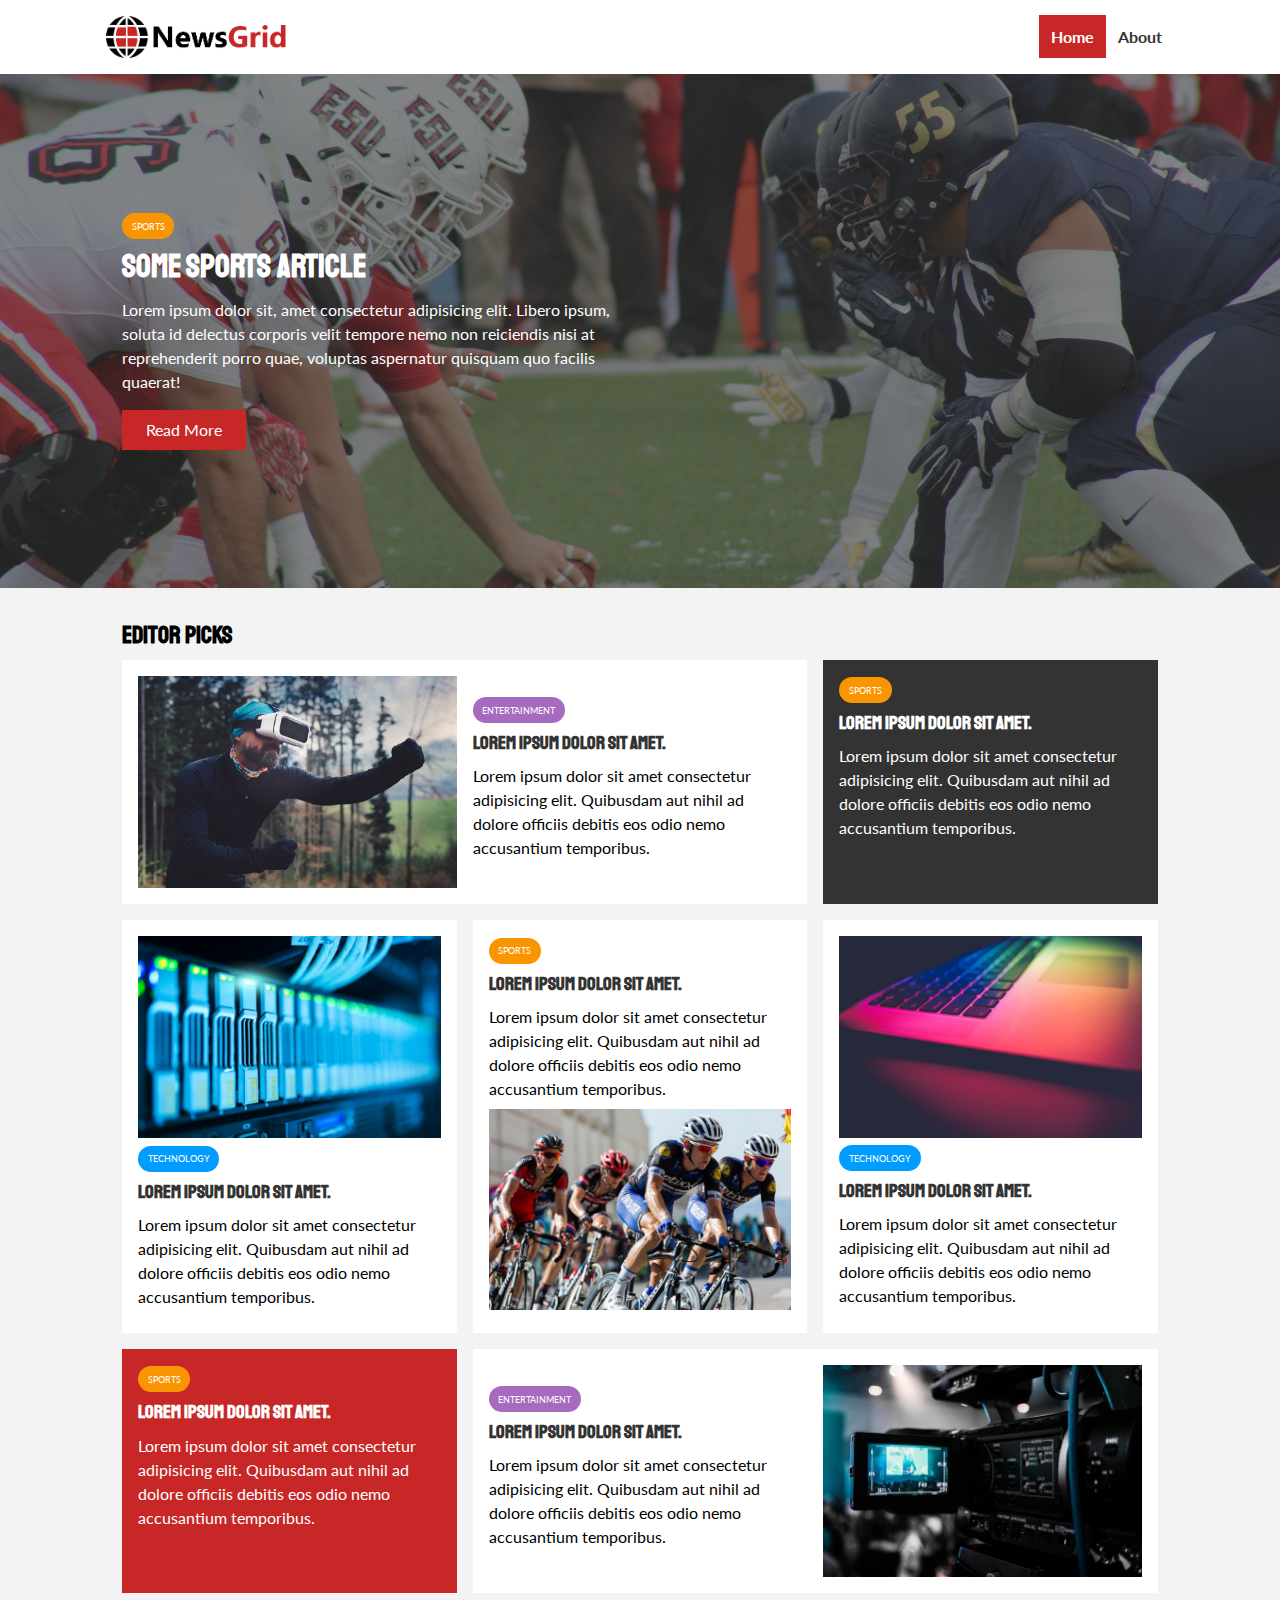
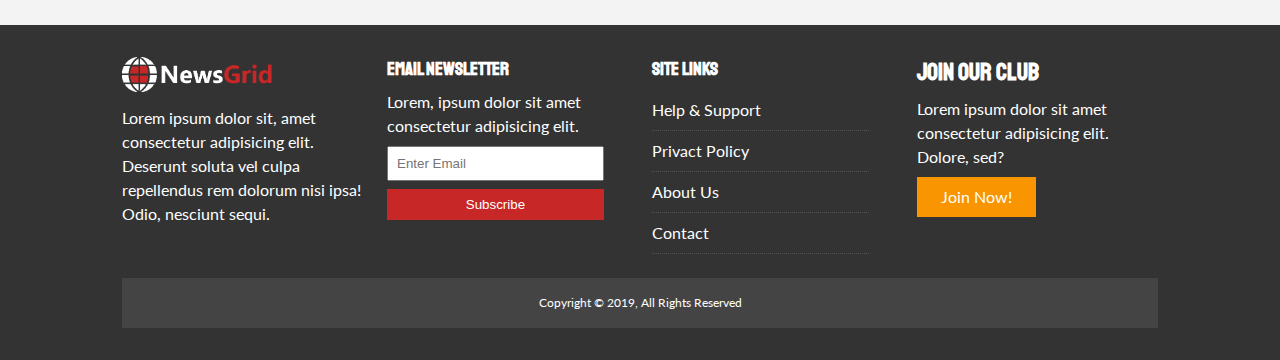
<file: index.html>
<!DOCTYPE html>
<html lang="en">
<head>
  <meta charset="UTF-8">
  <meta name="viewport" content="width=device-width, initial-scale=1.0">
  <link rel="stylesheet" href="https://use.fontawesome.com/releases/v5.6.3/css/all.css" integrity="sha384-UHRtZLI+pbxtHCWp1t77Bi1L4ZtiqrqD80Kn4Z8NTSRyMA2Fd33n5dQ8lWUE00s/" crossorigin="anonymous">
  <link href="https://fonts.googleapis.com/css?family=Lato|Staatliches" rel="stylesheet">
  <link rel="stylesheet" href="/css/style.css">
  <link rel="stylesheet" media="screen and (max-width: 768px)" href="css/mobile.css">
  <link rel="shortcut icon" type="image/x-icon" href="favicon.ico">


  <title>NewsGrid | Latest News</title>
</head>
<body>
  <nav id="main-nav">
    <div class="container">
      <img src="img/logo.png" alt="NewsGrid" class="logo">
      <div class="social">
        <a href="https://www.facebook.com/" target="_blank"><i class="fab fa-facebook fa-2x"></i></a>
        <a href="https://www.twitter.com/" target="_blank"><i class="fab fa-twitter fa-2x"></i></a>
        <a href="https://www.instagram.com/" target="_blank"><i class="fab fa-instagram fa-2x"></i></a>
        <a href="https://www.youtube.com/" target="_blank"><i class="fab fa-youtube fa-2x"></i></a>
      </div>
      <ul>
        <li><a href="index.html" class="current">Home</a></li>
        <li><a href="about.html">About</a></li>
      </ul>
    </div>
  </nav>

  <!-- Showcase -->
  <header id="showcase">
    <div class="container">
      <div class="showcase-container">
        <div class="showcase-content">
          <div class="category category-sports">Sports</div>
          <h1>Some Sports Article</h1>
          <p>Lorem ipsum dolor sit, amet consectetur adipisicing elit. Libero ipsum, soluta id delectus corporis velit tempore nemo non reiciendis nisi at reprehenderit porro quae, voluptas aspernatur quisquam quo facilis quaerat!</p>
          <a href="article.html" class="btn btn-primary">Read More</a>
        </div>
      </div>
    </div>
  </header>

  <!-- Home Articles -->
  <section id="home-articles" class="py-2">
    <div class="container">
      <h2>Editor Picks</h2>
      <div class="articles-container">
        <article class="card">
          <img src="img/articles/ent1.jpg" alt="">
          <div>
            <div class="category category-ent">Entertainment</div>
            <h3>
              <a href="article.html">Lorem ipsum dolor sit amet.</a>
            </h3>
            <p>Lorem ipsum dolor sit amet consectetur adipisicing elit. Quibusdam aut nihil ad dolore officiis debitis eos odio nemo accusantium temporibus.</p>
          </div>
        </article>

        <article class="card bg-dark">       
          <div class="category category-sports">Sports</div>
          <h3>
            <a href="article.html">Lorem ipsum dolor sit amet.</a>
          </h3>
          <p>Lorem ipsum dolor sit amet consectetur adipisicing elit. Quibusdam aut nihil ad dolore officiis debitis eos odio nemo accusantium temporibus.</p>
        </article>
  
        <article class="card">       
          <img src="img/articles/tech1.jpg" alt="">
          <div class="category category-tech">Technology</div>
          <h3>
            <a href="article.html">Lorem ipsum dolor sit amet.</a>
          </h3>
          <p>Lorem ipsum dolor sit amet consectetur adipisicing elit. Quibusdam aut nihil ad dolore officiis debitis eos odio nemo accusantium temporibus.</p>
        </article>
  
        <article class="card">       
          <div class="category category-sports">Sports</div>
          <h3>
            <a href="article.html">Lorem ipsum dolor sit amet.</a>
          </h3>
          <p>Lorem ipsum dolor sit amet consectetur adipisicing elit. Quibusdam aut nihil ad dolore officiis debitis eos odio nemo accusantium temporibus.</p>
          <img src="img/articles/sports1.jpg" alt="">
        </article>
  
        <article class="card">       
          <img src="img/articles/tech2.jpg" alt="">
          <div class="category category-tech">Technology</div>
          <h3>
            <a href="article.html">Lorem ipsum dolor sit amet.</a>
          </h3>
          <p>Lorem ipsum dolor sit amet consectetur adipisicing elit. Quibusdam aut nihil ad dolore officiis debitis eos odio nemo accusantium temporibus.</p>
        </article>
  
        <article class="card bg-primary">       
          <div class="category category-sports">Sports</div>
          <h3>
            <a href="article.html">Lorem ipsum dolor sit amet.</a>
          </h3>
          <p>Lorem ipsum dolor sit amet consectetur adipisicing elit. Quibusdam aut nihil ad dolore officiis debitis eos odio nemo accusantium temporibus.</p>
        </article>
  
        <article class="card">
          <div>
            <div class="category category-ent">Entertainment</div>
            <h3>
              <a href="article.html">Lorem ipsum dolor sit amet.</a>
            </h3>
            <p>Lorem ipsum dolor sit amet consectetur adipisicing elit. Quibusdam aut nihil ad dolore officiis debitis eos odio nemo accusantium temporibus.</p>
          </div>
          <img src="img/articles/ent2.jpg" alt="">
        </article>
      </div>
    </div>
  </section>

  <!-- Footer  -->
  <footer id="main-footer" class="py-2">
    <div class="container footer-container">
      <div>
        <img src="img/logo_light.png" alt="NewsGrid">
        <p>Lorem ipsum dolor sit, amet consectetur adipisicing elit. Deserunt soluta vel culpa repellendus rem dolorum nisi ipsa! Odio, nesciunt sequi.</p>
      </div>
      <div>
        <h3>Email Newsletter</h3>
        <p>Lorem, ipsum dolor sit amet consectetur adipisicing elit.</p>
        <form name="contact" method="POST" data-netlify="true">
          <input type="email" name="email" placeholder="Enter Email">
          <input type="submit" value="Subscribe" class="btn btn-primary">
        </form>
      </div>
      <div>
        <h3>Site Links</h3>
        <ul class="list">
          <li><a href="#">Help & Support</a></li>
          <li><a href="#">Privact Policy</a></li>
          <li><a href="#">About Us</a></li>
          <li><a href="#">Contact</a></li>
        </ul>
      </div>
      <div>
        <h2>Join Our Club</h2>
        <p>Lorem ipsum dolor sit amet consectetur adipisicing elit. Dolore, sed?</p>
        <a href="#" class="btn btn-secondary">Join Now!</a>
      </div>
      <div>
        <p>
          Copyright &copy; 2019, All Rights Reserved
        </p>
      </div>
    </div>
  </footer>
</body>
</html>
</file>
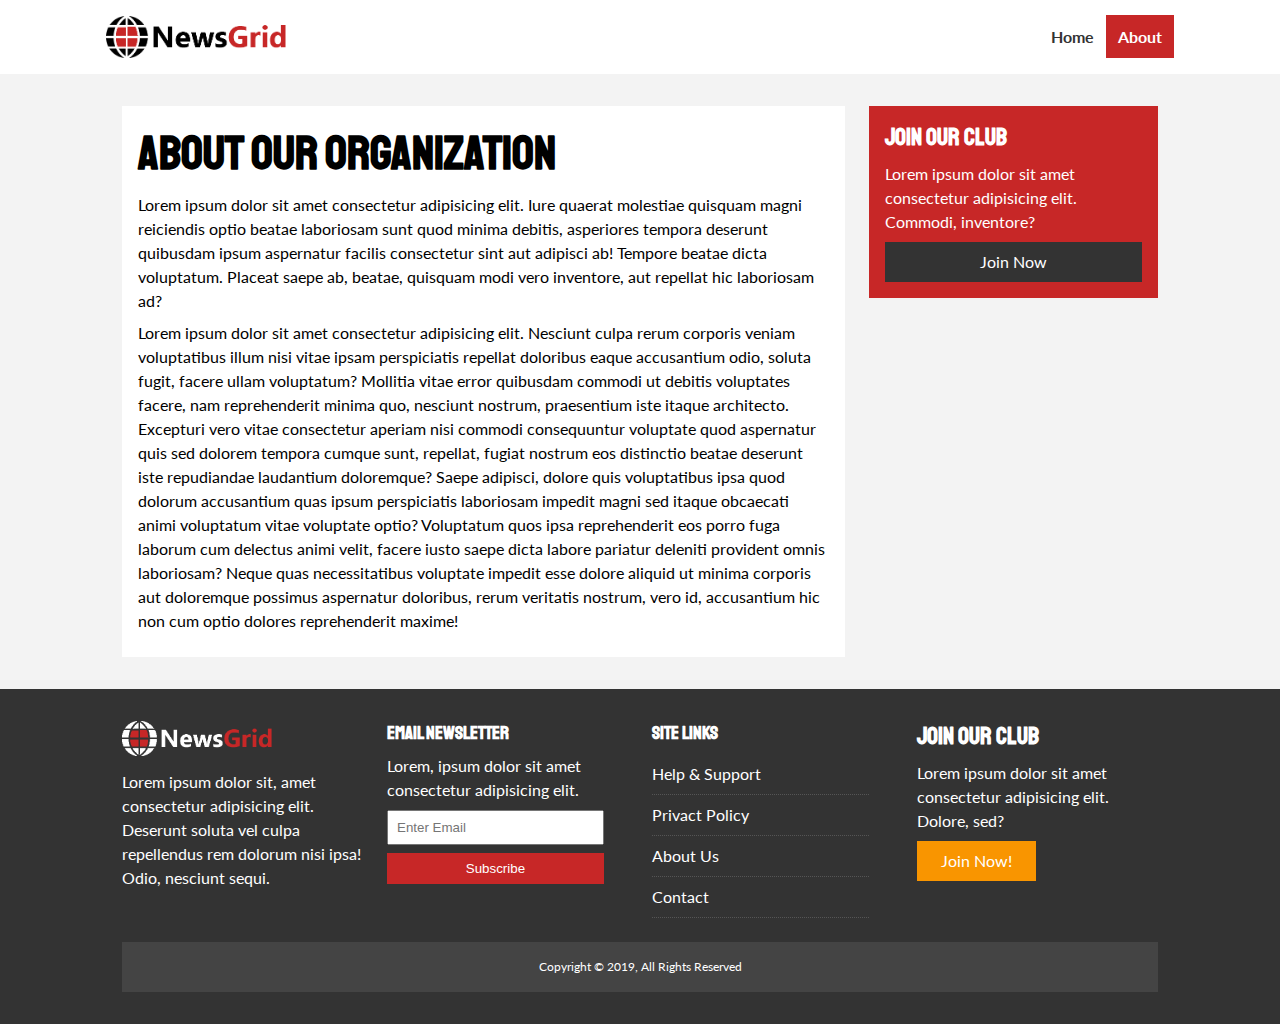
<file: about.html>
<!DOCTYPE html>
<html lang="en">
<head>
  <meta charset="UTF-8">
  <meta name="viewport" content="width=device-width, initial-scale=1.0">
  <link rel="stylesheet" href="https://use.fontawesome.com/releases/v5.6.3/css/all.css" integrity="sha384-UHRtZLI+pbxtHCWp1t77Bi1L4ZtiqrqD80Kn4Z8NTSRyMA2Fd33n5dQ8lWUE00s/" crossorigin="anonymous">
  <link href="https://fonts.googleapis.com/css?family=Lato|Staatliches" rel="stylesheet">
  <link rel="stylesheet" href="/css/style.css">
  <link rel="stylesheet" media="screen and (max-width: 768px)" href="css/mobile.css">
  <link rel="shortcut icon" type="image/x-icon" href="favicon.ico">


  <title>NewsGrid | About</title>
</head>
<body>
  <nav id="main-nav">
    <div class="container">
      <img src="img/logo.png" alt="NewsGrid" class="logo">
      <div class="social">
        <a href="https://www.facebook.com/" target="_blank"><i class="fab fa-facebook fa-2x"></i></a>
        <a href="https://www.twitter.com/" target="_blank"><i class="fab fa-twitter fa-2x"></i></a>
        <a href="https://www.instagram.com/" target="_blank"><i class="fab fa-instagram fa-2x"></i></a>
        <a href="https://www.youtube.com/" target="_blank"><i class="fab fa-youtube fa-2x"></i></a>
      </div>
      <ul>
        <li><a href="index.html">Home</a></li>
        <li><a href="about.html" class="current">About</a></li>
      </ul>
    </div>
  </nav>

  <section id="about">
    <div class="container">
      <div class="page-container">
        <article class="card">
          <h1 class="l-heading">
            About Our Organization
          </h1>
          <p>
            Lorem ipsum dolor sit amet consectetur adipisicing elit. Iure quaerat molestiae quisquam magni reiciendis optio beatae laboriosam sunt quod minima debitis, asperiores tempora deserunt quibusdam ipsum aspernatur facilis consectetur sint aut adipisci ab! Tempore beatae dicta voluptatum. Placeat saepe ab, beatae, quisquam modi vero inventore, aut repellat hic laboriosam ad?
          </p>
          <p>
            Lorem ipsum dolor sit amet consectetur adipisicing elit. Nesciunt culpa rerum corporis veniam voluptatibus illum nisi vitae ipsam perspiciatis repellat doloribus eaque accusantium odio, soluta fugit, facere ullam voluptatum? Mollitia vitae error quibusdam commodi ut debitis voluptates facere, nam reprehenderit minima quo, nesciunt nostrum, praesentium iste itaque architecto. Excepturi vero vitae consectetur aperiam nisi commodi consequuntur voluptate quod aspernatur quis sed dolorem tempora cumque sunt, repellat, fugiat nostrum eos distinctio beatae deserunt iste repudiandae laudantium doloremque? Saepe adipisci, dolore quis voluptatibus ipsa quod dolorum accusantium quas ipsum perspiciatis laboriosam impedit magni sed itaque obcaecati animi voluptatum vitae voluptate optio? Voluptatum quos ipsa reprehenderit eos porro fuga laborum cum delectus animi velit, facere iusto saepe dicta labore pariatur deleniti provident omnis laboriosam? Neque quas necessitatibus voluptate impedit esse dolore aliquid ut minima corporis aut doloremque possimus aspernatur doloribus, rerum veritatis nostrum, vero id, accusantium hic non cum optio dolores reprehenderit maxime!
          </p>
        </article>

        <aside class="card bg-primary">
          <h2>
            Join Our Club
          </h2>
          <p>
            Lorem ipsum dolor sit amet consectetur adipisicing elit. Commodi, inventore?
          </p>
          <a href="" class="btn btn-dark btn-block">Join Now</a>
        </aside>
      </div>
    </div>
  </section>   

  <!-- Footer  -->
  <footer id="main-footer" class="py-2">
    <div class="container footer-container">
      <div>
        <img src="img/logo_light.png" alt="NewsGrid">
        <p>Lorem ipsum dolor sit, amet consectetur adipisicing elit. Deserunt soluta vel culpa repellendus rem dolorum nisi ipsa! Odio, nesciunt sequi.</p>
      </div>
      <div>
        <h3>Email Newsletter</h3>
        <p>Lorem, ipsum dolor sit amet consectetur adipisicing elit.</p>
        <form name="contact" method="POST" data-netlify="true">
          <input type="email" name="email" placeholder="Enter Email">
          <input type="submit" value="Subscribe" class="btn btn-primary">
        </form>
      </div>
      <div>
        <h3>Site Links</h3>
        <ul class="list">
          <li><a href="#">Help & Support</a></li>
          <li><a href="#">Privact Policy</a></li>
          <li><a href="#">About Us</a></li>
          <li><a href="#">Contact</a></li>
        </ul>
      </div>
      <div>
        <h2>Join Our Club</h2>
        <p>Lorem ipsum dolor sit amet consectetur adipisicing elit. Dolore, sed?</p>
        <a href="#" class="btn btn-secondary">Join Now!</a>
      </div>
      <div>
        <p>
          Copyright &copy; 2019, All Rights Reserved
        </p>
      </div>
    </div>
  </footer>
</body>
</html>
</file>
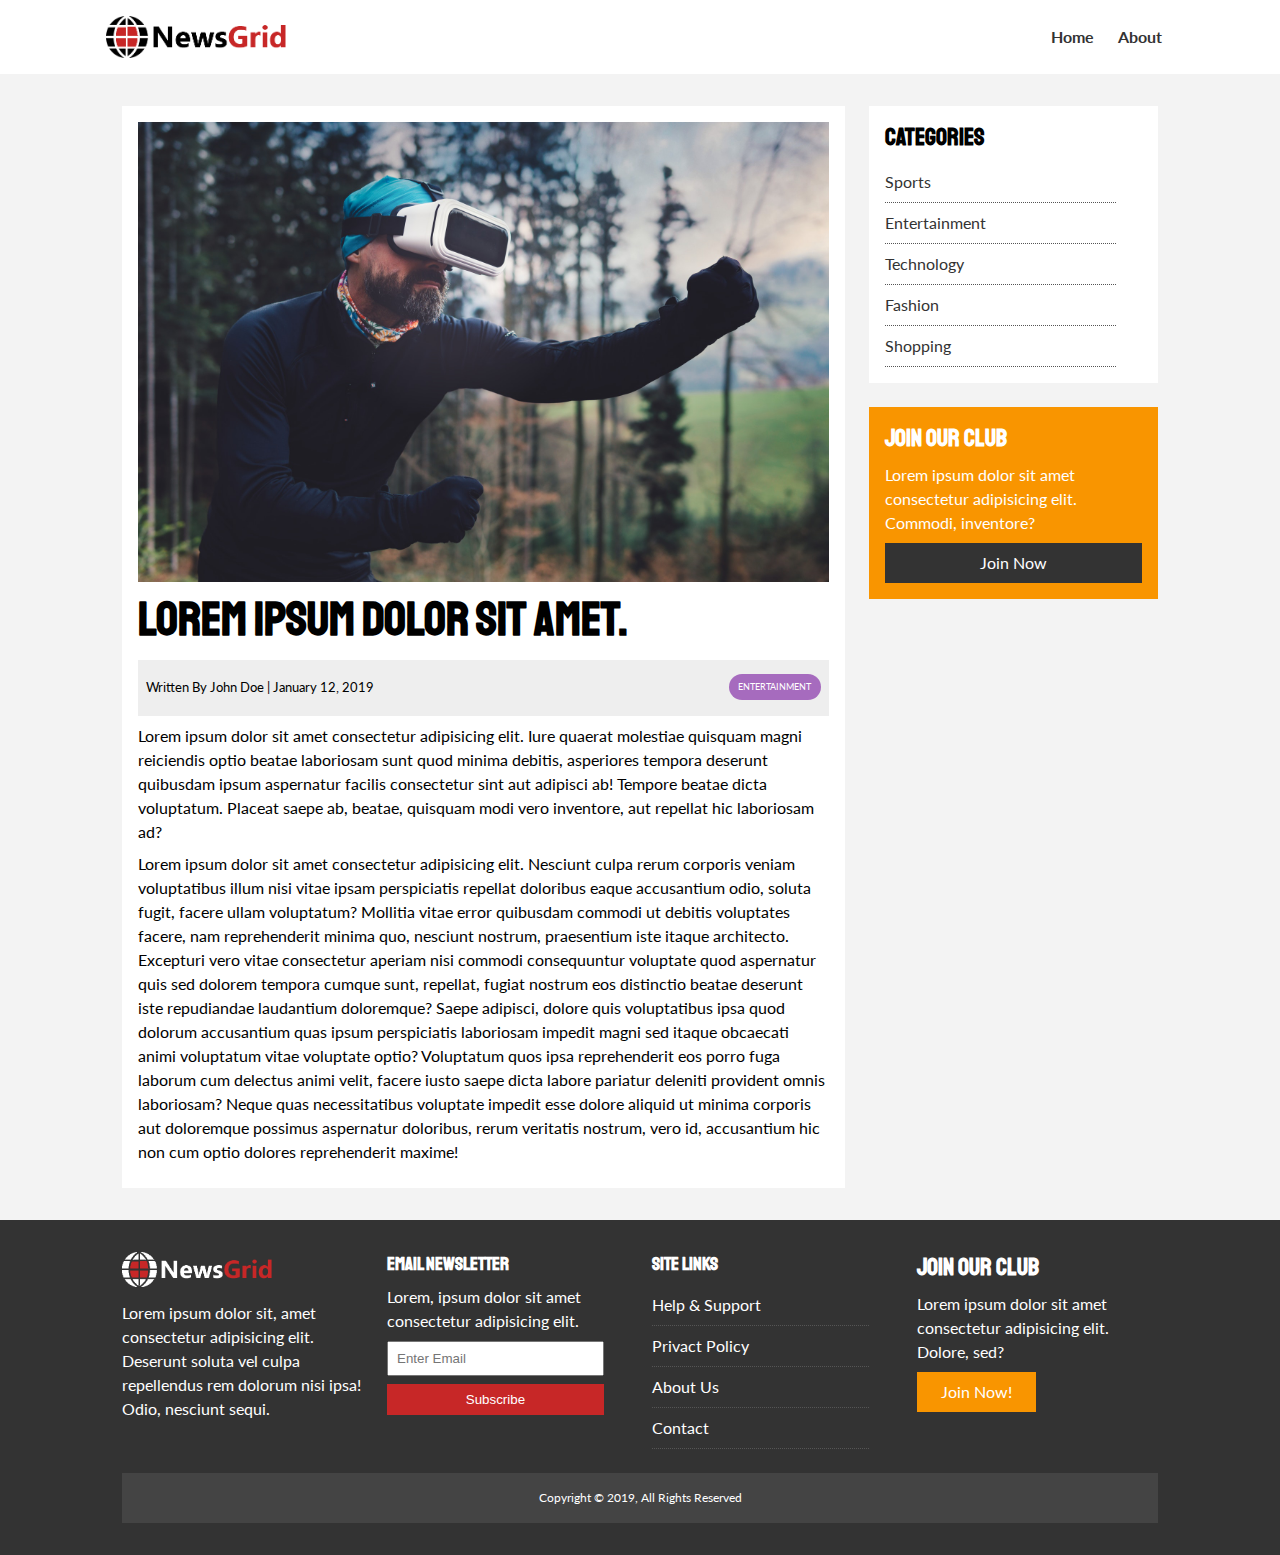
<file: article.html>
<!DOCTYPE html>
<html lang="en">
<head>
  <meta charset="UTF-8">
  <meta name="viewport" content="width=device-width, initial-scale=1.0">
  <link rel="stylesheet" href="https://use.fontawesome.com/releases/v5.6.3/css/all.css" integrity="sha384-UHRtZLI+pbxtHCWp1t77Bi1L4ZtiqrqD80Kn4Z8NTSRyMA2Fd33n5dQ8lWUE00s/" crossorigin="anonymous">
  <link href="https://fonts.googleapis.com/css?family=Lato|Staatliches" rel="stylesheet">
  <link rel="stylesheet" href="/css/style.css">
  <link rel="stylesheet" media="screen and (max-width: 768px)" href="css/mobile.css">
  <link rel="shortcut icon" type="image/x-icon" href="favicon.ico">


  <title>NewsGrid | Latest News</title>
</head>
<body>
  <nav id="main-nav">
    <div class="container">
      <img src="img/logo.png" alt="NewsGrid" class="logo">
      <div class="social">
        <a href="https://www.facebook.com/" target="_blank"><i class="fab fa-facebook fa-2x"></i></a>
        <a href="https://www.twitter.com/" target="_blank"><i class="fab fa-twitter fa-2x"></i></a>
        <a href="https://www.instagram.com/" target="_blank"><i class="fab fa-instagram fa-2x"></i></a>
        <a href="https://www.youtube.com/" target="_blank"><i class="fab fa-youtube fa-2x"></i></a>
      </div>
      <ul>
        <li><a href="index.html">Home</a></li>
        <li><a href="about.html">About</a></li>
      </ul>
    </div>
  </nav>

  <section id="article">
    <div class="container">
      <div class="page-container">
        <article class="card">
          <img src="/img/articles/ent1.jpg" alt="">
          <h1 class="l-heading">
            Lorem ipsum dolor sit amet.
          </h1>
          <div class="meta">
            <small>
              <i class="fas fa-user"></i>Written By John Doe | January 12, 2019
            </small>
            <div class="category category-ent">Entertainment</div>
        </div>
          <p>
            Lorem ipsum dolor sit amet consectetur adipisicing elit. Iure quaerat molestiae quisquam magni reiciendis optio beatae laboriosam sunt quod minima debitis, asperiores tempora deserunt quibusdam ipsum aspernatur facilis consectetur sint aut adipisci ab! Tempore beatae dicta voluptatum. Placeat saepe ab, beatae, quisquam modi vero inventore, aut repellat hic laboriosam ad?
          </p>
          <p>
            Lorem ipsum dolor sit amet consectetur adipisicing elit. Nesciunt culpa rerum corporis veniam voluptatibus illum nisi vitae ipsam perspiciatis repellat doloribus eaque accusantium odio, soluta fugit, facere ullam voluptatum? Mollitia vitae error quibusdam commodi ut debitis voluptates facere, nam reprehenderit minima quo, nesciunt nostrum, praesentium iste itaque architecto. Excepturi vero vitae consectetur aperiam nisi commodi consequuntur voluptate quod aspernatur quis sed dolorem tempora cumque sunt, repellat, fugiat nostrum eos distinctio beatae deserunt iste repudiandae laudantium doloremque? Saepe adipisci, dolore quis voluptatibus ipsa quod dolorum accusantium quas ipsum perspiciatis laboriosam impedit magni sed itaque obcaecati animi voluptatum vitae voluptate optio? Voluptatum quos ipsa reprehenderit eos porro fuga laborum cum delectus animi velit, facere iusto saepe dicta labore pariatur deleniti provident omnis laboriosam? Neque quas necessitatibus voluptate impedit esse dolore aliquid ut minima corporis aut doloremque possimus aspernatur doloribus, rerum veritatis nostrum, vero id, accusantium hic non cum optio dolores reprehenderit maxime!
          </p>
        </article>

        <aside id="categories" class="card">
          <h2>Categories</h2>
          <ul class="list">
            <li><a href="#"><i class="fas fa-chevron-right"></i> Sports</a></li>
            <li><a href="#"><i class="fas fa-chevron-right"></i> Entertainment</a></li>
            <li><a href="#"><i class="fas fa-chevron-right"></i> Technology</a></li>
            <li><a href="#"><i class="fas fa-chevron-right"></i> Fashion</a></li>
            <li><a href="#"><i class="fas fa-chevron-right"></i> Shopping</a></li>
          </ul>
        </aside>

        <aside class="card bg-secondary">
          <h2>
            Join Our Club
          </h2>
          <p>
            Lorem ipsum dolor sit amet consectetur adipisicing elit. Commodi, inventore?
          </p>
          <a href="" class="btn btn-dark btn-block">Join Now</a>
        </aside>
      </div>
    </div>
  </section>   

  <!-- Footer  -->
  <footer id="main-footer" class="py-2">
    <div class="container footer-container">
      <div>
        <img src="img/logo_light.png" alt="NewsGrid">
        <p>Lorem ipsum dolor sit, amet consectetur adipisicing elit. Deserunt soluta vel culpa repellendus rem dolorum nisi ipsa! Odio, nesciunt sequi.</p>
      </div>
      <div>
        <h3>Email Newsletter</h3>
        <p>Lorem, ipsum dolor sit amet consectetur adipisicing elit.</p>
        <form name="contact" method="POST" data-netlify="true">
          <input type="email" name="email" placeholder="Enter Email">
          <input type="submit" value="Subscribe" class="btn btn-primary">
        </form>
      </div>
      <div>
        <h3>Site Links</h3>
        <ul class="list">
          <li><a href="#">Help & Support</a></li>
          <li><a href="#">Privact Policy</a></li>
          <li><a href="#">About Us</a></li>
          <li><a href="#">Contact</a></li>
        </ul>
      </div>
      <div>
        <h2>Join Our Club</h2>
        <p>Lorem ipsum dolor sit amet consectetur adipisicing elit. Dolore, sed?</p>
        <a href="#" class="btn btn-secondary">Join Now!</a>
      </div>
      <div>
        <p>
          Copyright &copy; 2019, All Rights Reserved
        </p>
      </div>
    </div>
  </footer>
</body>
</html>
</file>
<file: css/style.css>
:root{
  --primary-color: #c72727;
  --secondary-color: #f99500;
  --light-color: #f3f3f3;
  --dark-color: #333;
  --max-width: 1100px;
}

.category{
  --sports-color: #f99500;
  --ent-color: #a66bbe;
  --tech-color: #009cff;
}

*{
  margin: 0;
  padding: 0;
  box-sizing: border-box;
}

body{
  font-family: 'Lato', sans-serif;
  line-height: 1.5;
  background: var(--light-color);
}

p{
  margin: .5rem 0;
}

a{
  color: #333;
  text-decoration: none;
}

ul{
  list-style: none;
}

img{
  width:100%;
}

h1, h2, h3, h4, h5, h6{
  font-family: 'Staatliches', sans-serif;
  margin-bottom: 0.55rem;
  line-height: 1.3;
}

/* Utility */
.container{
  max-width: var(--max-width);
  margin: auto;
  padding: 0 2rem;
  overflow: hidden;
}

.category{
  display: inline-block;
  color: #fff;
  font-size: 0.55rem;
  text-transform: uppercase;
  padding: 0.4rem 0.6rem;
  border-radius: 15px;
  margin-bottom: 0.5rem;
}

.category-sports{
  background: var(--sports-color);
}
.category-ent{
  background: var(--ent-color);
}
.category-tech{
  background: var(--tech-color);
}

.btn{
  display: inline-block;
  border: none;
  background: var(--dark-color);
  color:#fff;
  padding: 0.5rem 1.5rem;
}

.btn-light{background: var(--light-color);}
.btn-primary{background: var(--primary-color);}
.btn-secondary{background: var(--secondary-color);}

.btn-block{
  display: block;
  width: 100%;
  text-align: center;
}
.btn:hover{
  opacity: 0.9;
}

.card{
  background: #fff;
  padding: 1rem;
}

.bg-dark{
  background: var(--dark-color);
  color: white;
}

.bg-primary{
  background: var(--primary-color);
  color: white;
}

.bg-secondary{
  background: var(--secondary-color);
  color: white;
}

.bg-dark h1,
.bg-dark h2,
.bg-dark h3,
.bg-dark a,
.bg-primary h1,
.bg-primary h2,
.bg-primary h3,
.bg-primary a,
.bg-secondary h1,
.bg-secondary h2,
.bg-secondary h3,
.bg-secondary a{
  color: white;
}


.py-1{padding: 1.5rem 0;}
.py-2{padding: 2rem 0;}
.py-3{padding: 3rem 0;}
.p-1{padding: 1.5rem;}
.p-2{padding: 2rem;}
.p-3{padding: 3rem;}

.l-heading{
  font-size: 3rem;
}

.list li{
  padding: .5rem 0;
  border-bottom: #555 dotted 1px;
  width: 90%;
}

.list li a:hover{
  color: var(--primary-color) !important;
}

.page-container{
  display: grid;
  grid-template-columns: 5fr 2fr;
  grid-gap: 1.5rem;
  margin: 2rem 0;
}

.page-container > *:first-child{
  grid-row: 1 / span 3;
}

/* Navigation */
#main-nav{
  background: white;
  position: sticky;
  top: 0;
  z-index: 2;

}

#main-nav .container{
  display: grid;
  grid-template-columns: 6fr 3fr 2fr;
  padding: 1rem;
  align-items: center;
}

#main-nav .logo{
  width: 180px;
}

#main-nav ul{
  justify-self: end;
  display: flex;
}

#main-nav ul li a{
  padding: 0.75rem;
  font-weight: bold;
}

#main-nav ul li a.current{
  background: var(--primary-color);
  color: white;
}

#main-nav ul li a:hover{
  background: var(--light-color);
  color: var(--dark-color);
}

#main-nav .social {
  justify-self: center;
}

#main-nav .social i{
  color: #777;
  margin-right: .5rem;
}

/* Showcase */
#showcase{
  color:#fff;
  background: #333;
  padding: 2rem;
  position: relative;
}

#showcase:before{
  content:'';
  background: url('../img/featured.jpg') no-repeat center center/cover;
  position:absolute;
  top:0;
  left:0;
  width: 100%; 
  height: 100%;
  opacity: 0.4;
}

#showcase .showcase-container{
  display:grid;
  grid-template-columns: repeat(2, 1fr);
  justify-content: center;
  align-items: center;
  height: 50vh;
}

#showcase .showcase-content{
  z-index: 1;
}

#showcase .showcase-content p{
  margin-bottom: 1rem;
}

/* Home Articles */
#home-articles .articles-container{
  display: grid;
  grid-template-columns: repeat(3, 1fr);
  grid-gap: 1rem;
}

#home-articles .articles-container > *:first-child{
  display: grid;
  grid-template-columns: repeat(2, 1fr);
  grid-gap: 1rem;
  grid-column: 1 / span 2;
  align-items: center;
}

#home-articles .articles-container > *:last-child{
  display: grid;
  grid-template-columns: repeat(2, 1fr);
  grid-gap: 1rem;
  grid-column: 2 / span 2;
  align-items: center;
}

#article .meta{
  display: flex;
  justify-content: space-between;
  align-items: center;
  background: #eee;
  padding:0.5rem;
}

#article .meta .category{
  margin-top: 0.4rem;
}

/* Footer */
#main-footer{
  background: var(--dark-color);
  color:#fff;
}

#main-footer img{
  width: 150px;
}

#main-footer a{
  color: white;
}

#main-footer .footer-container{
  display: grid;
  grid-template-columns: repeat(4, 1fr);
  grid-gap: 1.5rem;
}

#main-footer .footer-container > *:last-child{
  background: #444;
  grid-column: 1 / span 4;
  padding: .5rem;
  text-align: center;
  font-size: 0.75rem;
}

#main-footer .footer-container input[type='email']{
  width: 90%;
  padding: 0.5rem;
  margin-bottom: 0.5rem;
}

#main-footer .footer-container input[type='submit']{
  width: 90%;
}
</file>
<file: css/mobile.css>
/* Navigation */
#main-nav .social{
  display: none;
}

#main-nav .container{
  grid-template-columns: 1fr;
  grid-gap: 1.2rem;
}

#main-nav ul,
#main-nav .logo{
  justify-self: center;
}

#main-nav ul li a{
  padding: 0.5rem;
}

#home-articles .articles-container{
  grid-template-columns: repeat(2, 1fr);
}

#home-articles .articles-container > *:first-child,
#home-articles .articles-container > *:last-child
{
  grid-template-columns: 1fr;
  grid-column: 1;
}

@media(max-width: 600px){
  /* Stack Grid Items */
  #showcase .showcase-container,
  #home-articles .articles-container,
  #main-footer .footer-container
  {
    grid-template-columns: 1fr;
  }

  #main-footer .footer-container > *:last-child{
    grid-column: 1;
  }

  #main-footer .footer-container > *:first-child,
  #main-footer .footer-container > *:nth-child(2){
    border-bottom: #444 dotted 1px;
    padding-bottom: 1rem;
  }

  .page-container{
    grid-template-columns: 1fr;
    text-align: center;
  }

  .page-container > *:first-child{
    grid-row: 1;
  }
}
</file>
